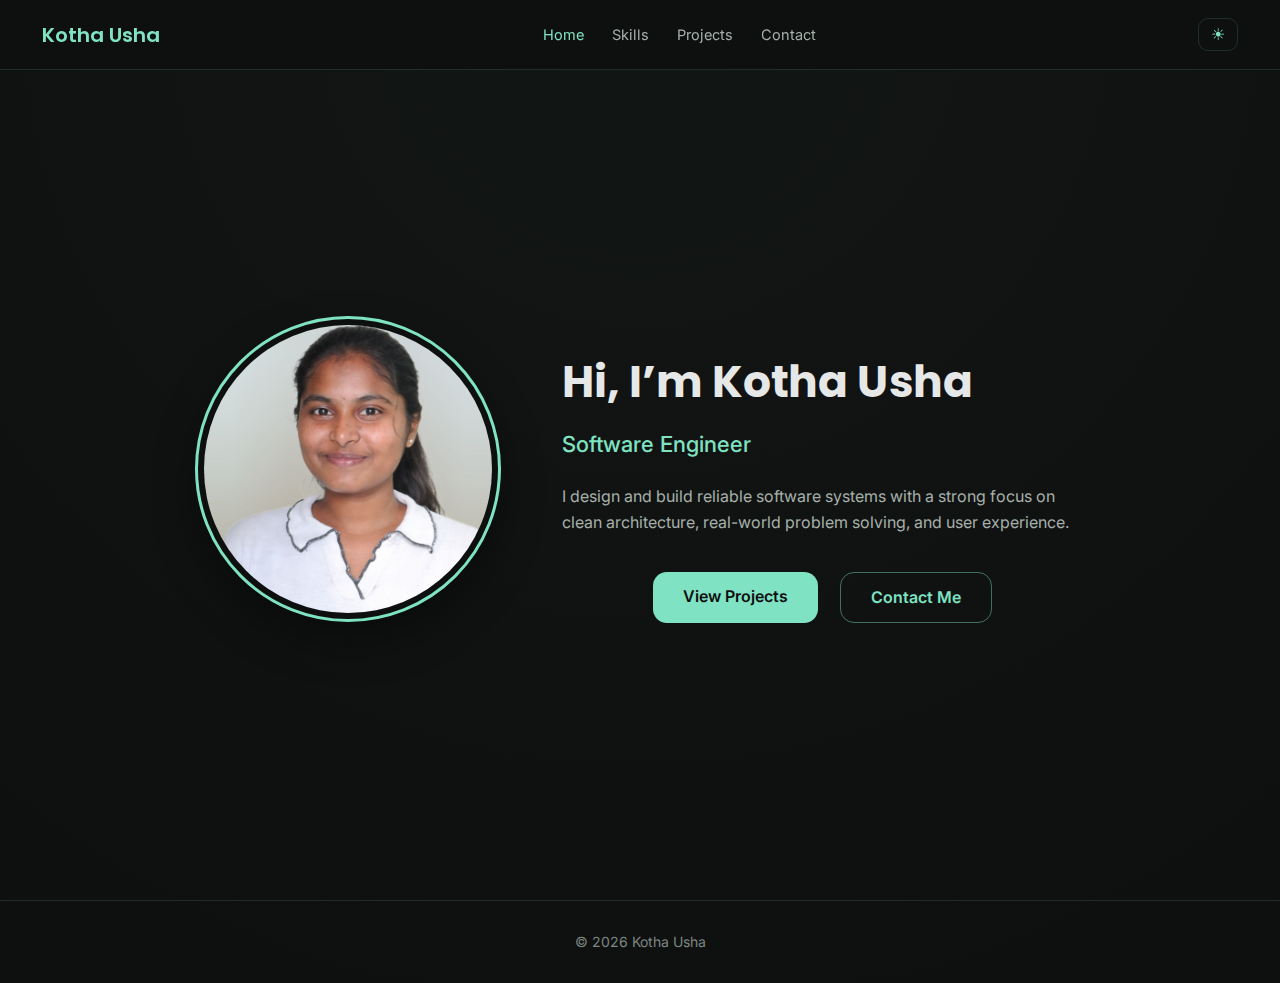
<file: index.html>
<!DOCTYPE html>
<html lang="en">
<head>
  <meta charset="UTF-8" />
  <title>Kotha Usha | Portfolio</title>
  <meta name="viewport" content="width=device-width, initial-scale=1.0" />

  <link rel="stylesheet" href="style.css" />
  <link href="https://fonts.googleapis.com/css2?family=Poppins:wght@600&family=Inter&display=swap" rel="stylesheet">
</head>

<body>

<header class="navbar">
  <div class="profile-mini">
    <img src="profile.jpg" alt="Kotha Usha">
  </div>
  <div class="logo">Kotha Usha</div>

  <nav>
    <a class="active" href="index.html">Home</a>
    <a href="skills.html">Skills</a>
    <a href="projects.html">Projects</a>
    <a href="contact.html">Contact</a>
  </nav>

  <button id="themeToggle" class="theme-toggle">☀</button>
</header>

  <section class="hero">
  <div class="hero-split">

    <!-- LEFT: PHOTO -->
    <div class="hero-photo">
      <img src="profile.jpg" alt="Kotha Usha">
    </div>

    <!-- RIGHT: TEXT -->
    <div class="hero-wrapper hero-content">
      <h1>Hi, I’m Kotha Usha</h1>
      <h2>Software Engineer</h2>
      <p>
        I design and build reliable software systems with a strong focus
        on clean architecture, real-world problem solving, and user experience.
      </p>

      <div class="hero-buttons">
        <a href="projects.html" class="btn btn-primary">View Projects</a>
        <a href="contact.html" class="btn btn-secondary">Contact Me</a>
      </div>
    </div>

  </div>
</section>



<footer>
  © 2026 Kotha Usha
</footer>

<script src="script.js"></script>
</body>
</html>
</file>
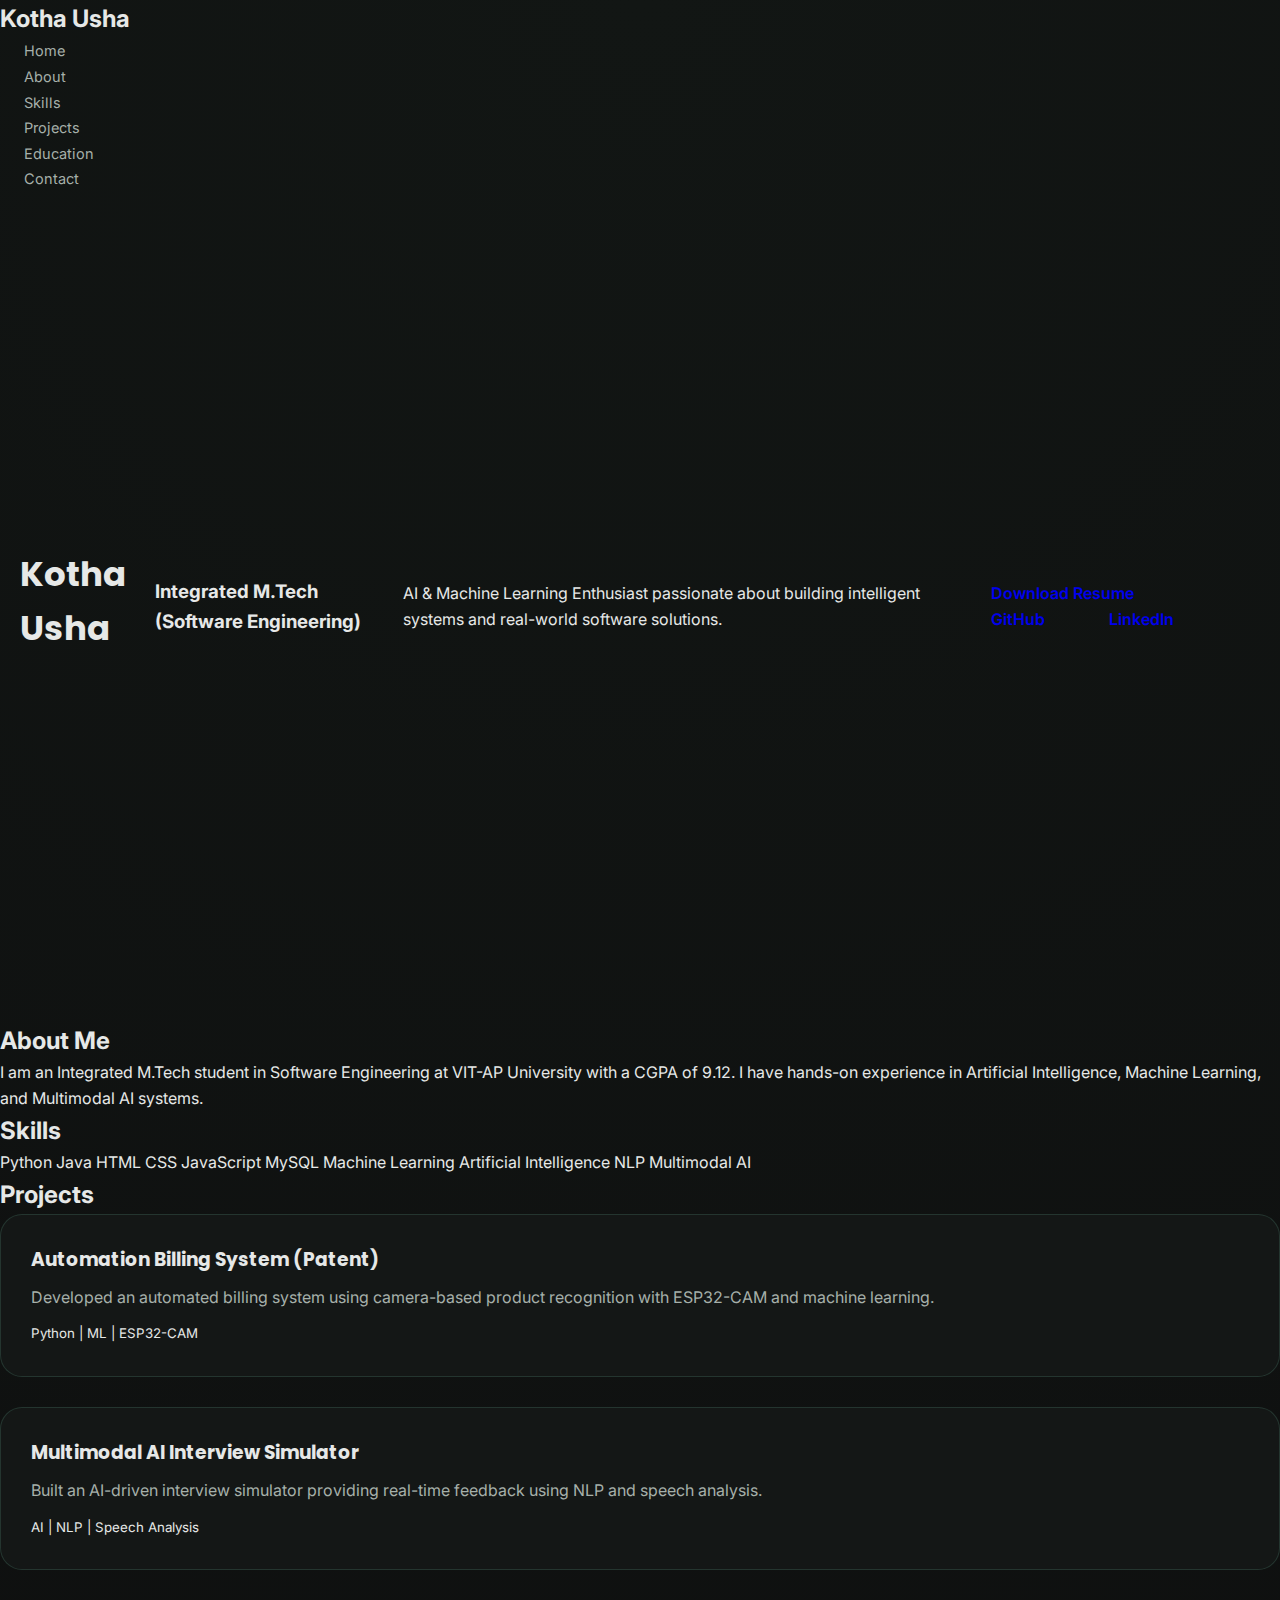
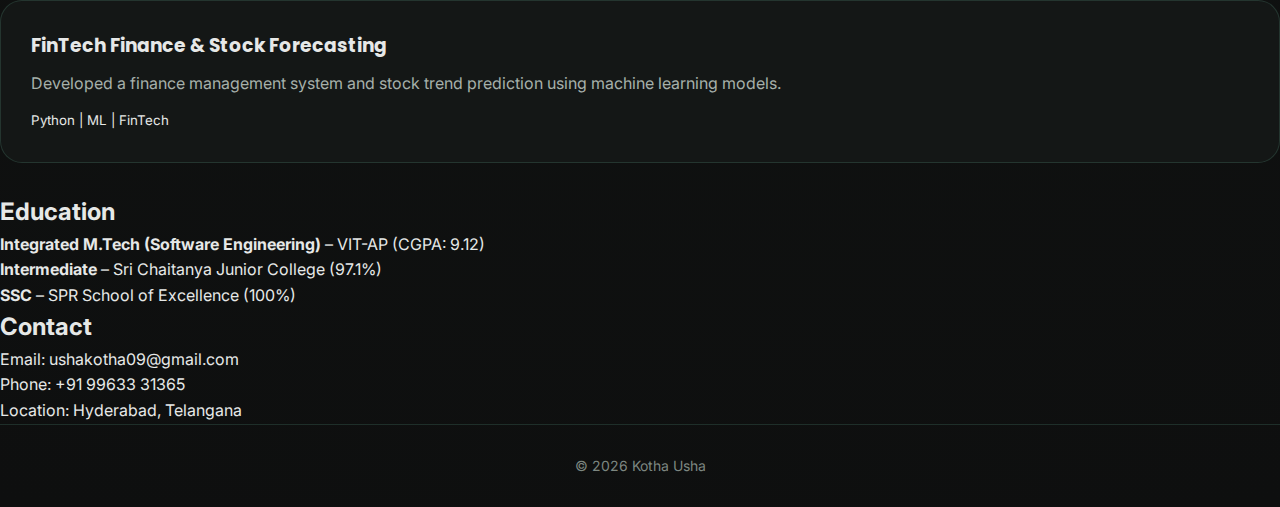
<file: Index.html>
<!DOCTYPE html>
<html lang="en">
<head>
    <meta charset="UTF-8">
    <title>Kotha Usha | Portfolio</title>
    <meta name="viewport" content="width=device-width, initial-scale=1.0">

    <!-- Google Fonts -->
    <link href="https://fonts.googleapis.com/css2?family=Poppins:wght@600&family=Inter&display=swap" rel="stylesheet">

    <!-- CSS -->
    <link rel="stylesheet" href="style.css">
</head>
<body>

<!-- NAVBAR -->
<nav>
    <h2>Kotha Usha</h2>
    <ul>
        <li><a href="#home">Home</a></li>
        <li><a href="#about">About</a></li>
        <li><a href="#skills">Skills</a></li>
        <li><a href="#projects">Projects</a></li>
        <li><a href="#education">Education</a></li>
        <li><a href="#contact">Contact</a></li>
    </ul>
</nav>

<!-- HOME -->
<section id="home" class="section hero">
    <h1>Kotha Usha</h1>
    <h3>Integrated M.Tech (Software Engineering)</h3>
    <p>
        AI & Machine Learning Enthusiast passionate about building
        intelligent systems and real-world software solutions.
    </p>

    <div class="buttons">
        <a href="resume.pdf" class="btn primary" download>Download Resume</a>
        <a href="#" class="btn outline">GitHub</a>
        <a href="#" class="btn outline">LinkedIn</a>
    </div>
</section>

<!-- ABOUT -->
<section id="about" class="section">
    <h2>About Me</h2>
    <p>
        I am an Integrated M.Tech student in Software Engineering at
        VIT-AP University with a CGPA of 9.12.
        I have hands-on experience in Artificial Intelligence,
        Machine Learning, and Multimodal AI systems.
    </p>
</section>

<!-- SKILLS -->
<section id="skills" class="section light">
    <h2>Skills</h2>

    <div class="skills">
        <span>Python</span>
        <span>Java</span>
        <span>HTML</span>
        <span>CSS</span>
        <span>JavaScript</span>
        <span>MySQL</span>
        <span>Machine Learning</span>
        <span>Artificial Intelligence</span>
        <span>NLP</span>
        <span>Multimodal AI</span>
    </div>
</section>

<!-- PROJECTS -->
<section id="projects" class="section">
    <h2>Projects</h2>

    <div class="project-card">
        <h3>Automation Billing System (Patent)</h3>
        <p>
            Developed an automated billing system using camera-based
            product recognition with ESP32-CAM and machine learning.
        </p>
        <small>Python | ML | ESP32-CAM</small>
    </div>

    <div class="project-card">
        <h3>Multimodal AI Interview Simulator</h3>
        <p>
            Built an AI-driven interview simulator providing
            real-time feedback using NLP and speech analysis.
        </p>
        <small>AI | NLP | Speech Analysis</small>
    </div>

    <div class="project-card">
        <h3>FinTech Finance & Stock Forecasting</h3>
        <p>
            Developed a finance management system and stock
            trend prediction using machine learning models.
        </p>
        <small>Python | ML | FinTech</small>
    </div>
</section>

<!-- EDUCATION -->
<section id="education" class="section light">
    <h2>Education</h2>
    <ul>
        <li><strong>Integrated M.Tech (Software Engineering)</strong> – VIT-AP (CGPA: 9.12)</li>
        <li><strong>Intermediate</strong> – Sri Chaitanya Junior College (97.1%)</li>
        <li><strong>SSC</strong> – SPR School of Excellence (100%)</li>
    </ul>
</section>

<!-- CONTACT -->
<section id="contact" class="section">
    <h2>Contact</h2>
    <p>Email: ushakotha09@gmail.com</p>
    <p>Phone: +91 99633 31365</p>
    <p>Location: Hyderabad, Telangana</p>
</section>

<footer>
    <p>© 2026 Kotha Usha</p>
</footer>

</body>
</html>
</file>
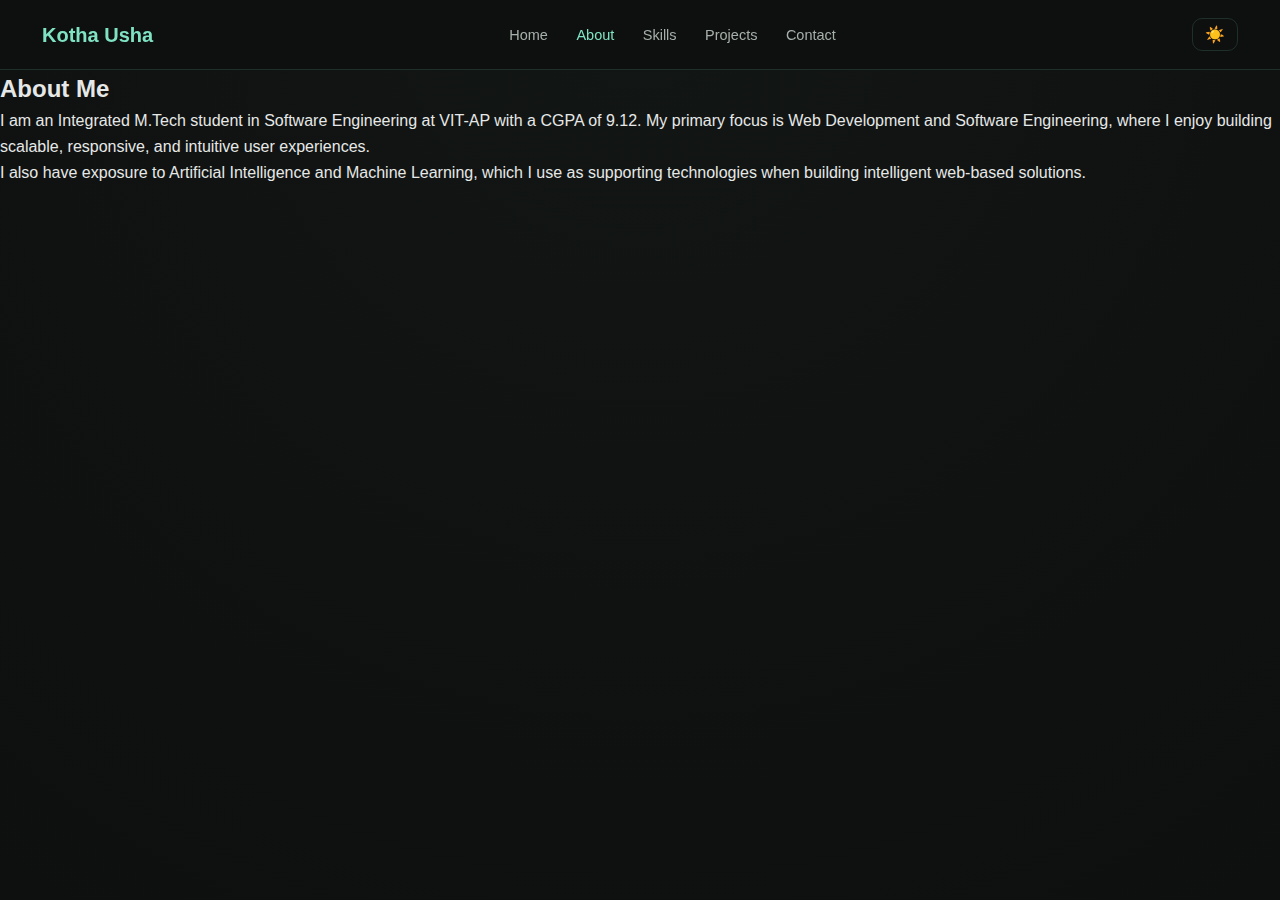
<file: about.html>
<!DOCTYPE html>
<html lang="en">
<head>
  <meta charset="UTF-8">
  <title>About | Kotha Usha</title>
  <link rel="stylesheet" href="style.css">
</head>
<body>

<header class="navbar">
  <div class="logo">Kotha Usha</div>
  <nav>
    <a href="index.html">Home</a>
    <a href="about.html" class="active">About</a>
    <a href="skills.html">Skills</a>
    <a href="projects.html">Projects</a>
    <a href="contact.html">Contact</a>
  </nav>
  
<button id="theme-toggle" class="theme-toggle" aria-label="Toggle theme">
  ☀️
</button>

</header>

<section class="page">
  <h2>About Me</h2>
  <p>
    I am an Integrated M.Tech student in Software Engineering at VIT-AP
    with a CGPA of 9.12. My primary focus is Web Development and
    Software Engineering, where I enjoy building scalable,
    responsive, and intuitive user experiences.
  </p>

  <p>
    I also have exposure to Artificial Intelligence and Machine Learning,
    which I use as supporting technologies when building intelligent
    web-based solutions.
  </p>
</section>
<script src="script.js"></script>

</body>
</html>
</file>
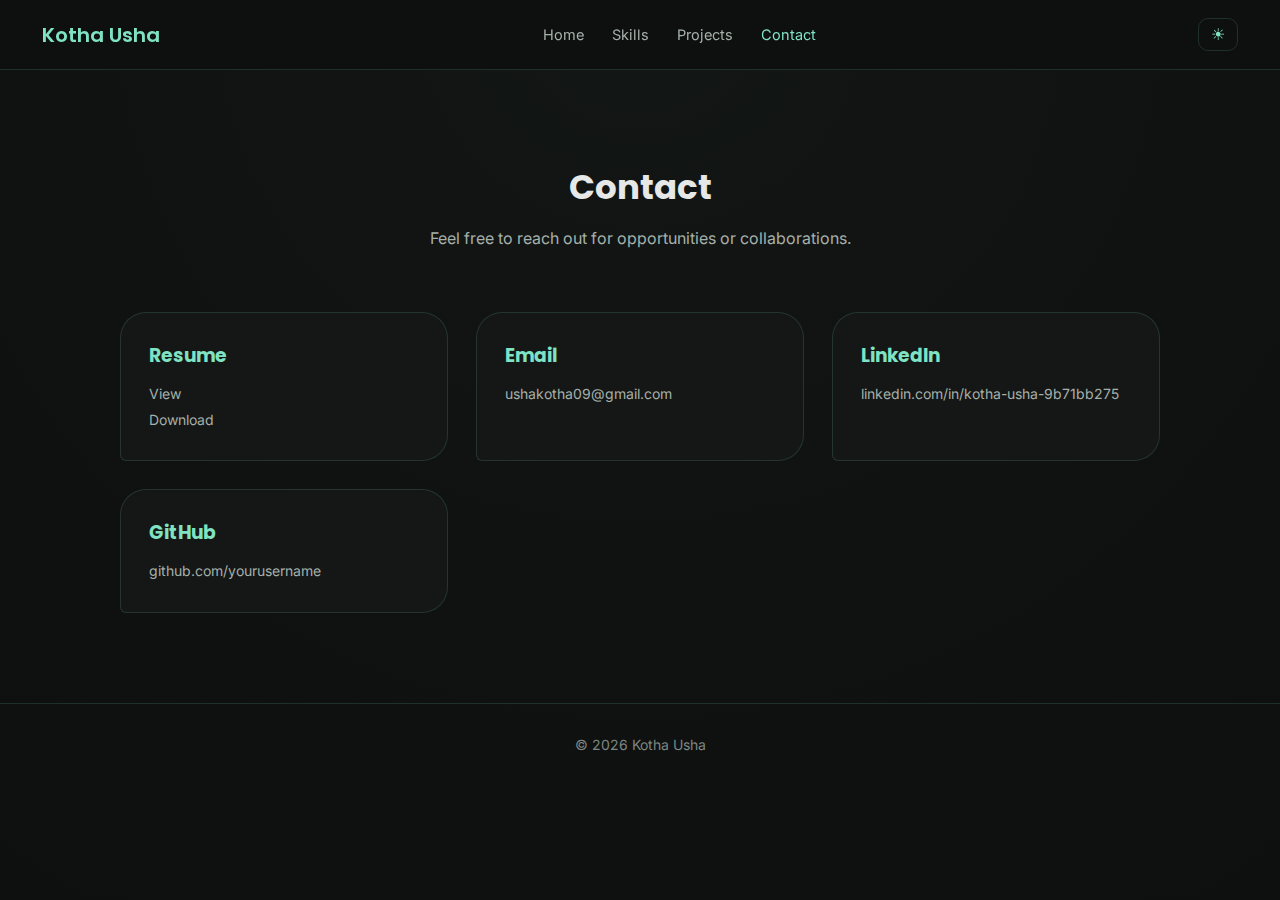
<file: contact.html>
<!DOCTYPE html>
<html lang="en">
<head>
  <meta charset="UTF-8">
  <title>Contact | Kotha Usha</title>
  <meta name="viewport" content="width=device-width, initial-scale=1.0">

  <link rel="stylesheet" href="style.css">
  <link href="https://fonts.googleapis.com/css2?family=Poppins:wght@600&family=Inter&display=swap" rel="stylesheet">
</head>

<body>

<header class="navbar">
  <div class="logo">Kotha Usha</div>

  <nav>
    <a href="index.html">Home</a>
    <a href="skills.html">Skills</a>
    <a href="projects.html">Projects</a>
    <a class="active" href="contact.html">Contact</a>
  </nav>

  <button id="themeToggle" class="theme-toggle">☀</button>
</header>

<section class="contact-section">
  <h1>Contact</h1>
  <p class="subtitle">Feel free to reach out for opportunities or collaborations.</p>

  <div class="contact-grid">

    <div class="contact-card">
      <h3>Resume</h3>
      <a href="UshaKotha_Resume.pdf" target="_blank">View</a><br>
      <a href="UshaKotha_Resume.pdf" download>Download</a>
    </div>

    <div class="contact-card">
      <h3>Email</h3>
      <a href="mailto:ushakotha09@gmail.com">ushakotha09@gmail.com</a>
    </div>

    <div class="contact-card">
      <h3>LinkedIn</h3>
      <a href="https://linkedin.com/in/kotha-usha-9b71bb275" target="_blank">
        linkedin.com/in/kotha-usha-9b71bb275
      </a>
    </div>

    <div class="contact-card">
      <h3>GitHub</h3>
      <a href="https://github.com/yourusername" target="_blank">
        github.com/yourusername
      </a>
    </div>

  </div>
</section>

<footer>
  © 2026 Kotha Usha
</footer>

<script src="script.js"></script>
</body>
</html>
</file>
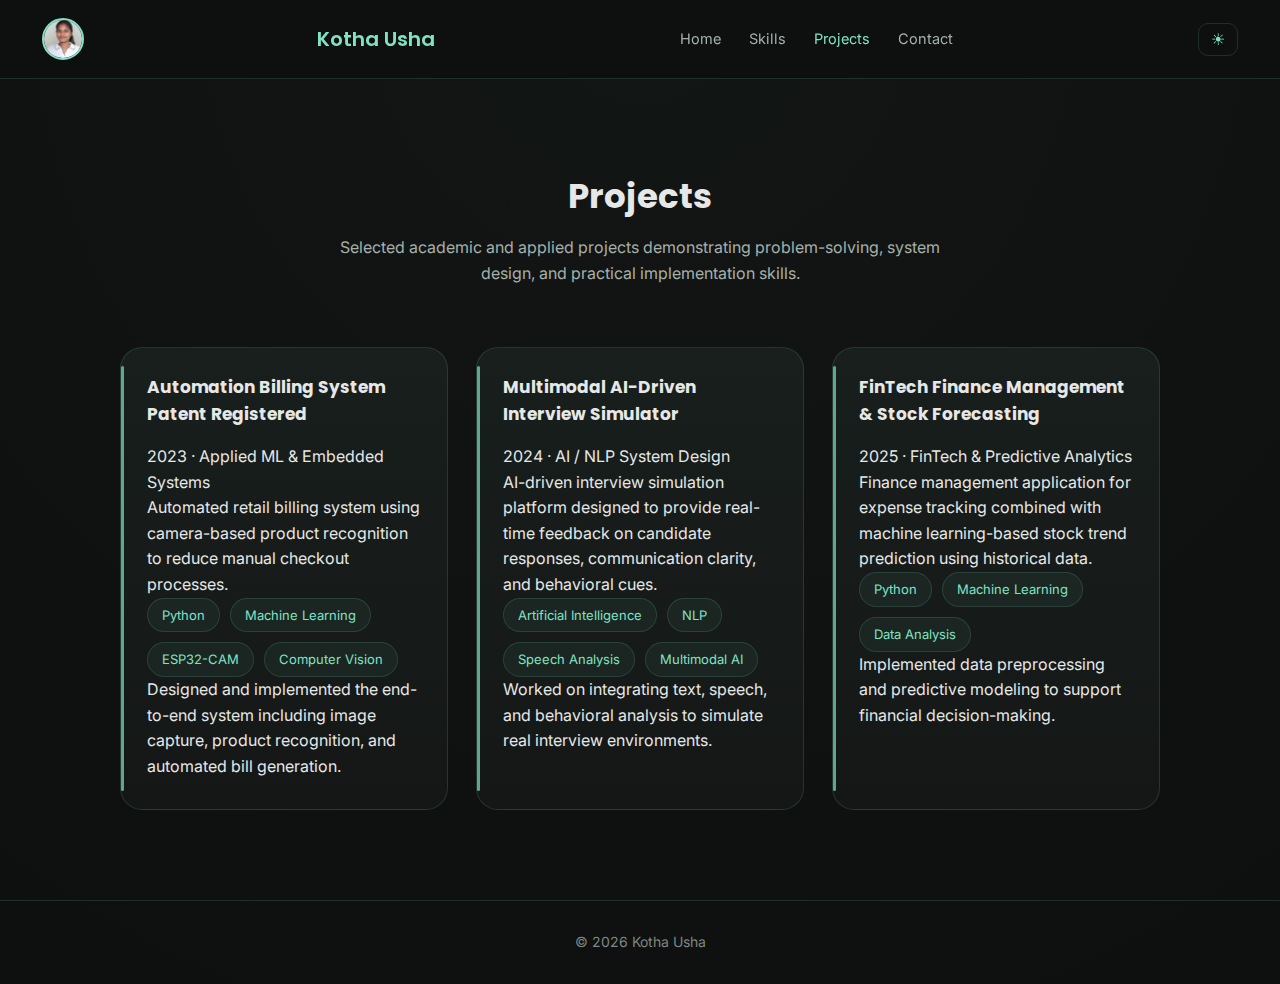
<file: projects.html>
<!DOCTYPE html>
<html lang="en">
<head>
  <meta charset="UTF-8">
  <title>Projects | Kotha Usha</title>
  <meta name="description" content="Projects by Kotha Usha including AI systems, fintech applications, and software engineering projects.">

  <meta name="viewport" content="width=device-width, initial-scale=1.0">

  <!-- Cache busting -->
  <link rel="stylesheet" href="style.css?v=8">

  <link href="https://fonts.googleapis.com/css2?family=Poppins:wght@600&family=Inter&display=swap" rel="stylesheet">
</head>

<body>

<header class="navbar">

  <div class="profile-mini" id="navProfile">
  <img src="profile.jpg" alt="Kotha Usha">
</div>


  <div class="logo">Kotha Usha</div>
  <nav>
    <a href="index.html">Home</a>
    <a href="skills.html">Skills</a>
    <a class="active" href="projects.html">Projects</a>
    <a href="contact.html">Contact</a>
  </nav>
<button id="themeToggle" class="theme-toggle" aria-label="Toggle theme">
  ☀
</button>


</header>

<section class="projects-section">
  <h1>Projects</h1>
  <p class="subtitle">
    Selected academic and applied projects demonstrating problem-solving,
    system design, and practical implementation skills.
  </p>

  <div class="skills-grid">

    <!-- Project 1 -->
    <div class="skill-card">
      <h3>Automation Billing System <span class="badge">Patent Registered</span></h3>

      <span class="skill-level">2023 · Applied ML & Embedded Systems</span>

      <div class="skill-divider"></div>

      <p>
        Automated retail billing system using camera-based product recognition
        to reduce manual checkout processes.
      </p>

      <div class="skill-tags">
        <span>Python</span>
        <span>Machine Learning</span>
        <span>ESP32-CAM</span>
        <span>Computer Vision</span>
      </div>

      <div class="skill-footer">
        Designed and implemented the end-to-end system including image capture,
product recognition, and automated bill generation.

      </div>
    </div>

    <!-- Project 2 -->
    <div class="skill-card">
      <h3>Multimodal AI-Driven Interview Simulator</h3>

      <span class="skill-level">2024 · AI / NLP System Design</span>

      <div class="skill-divider"></div>

      <p>
       AI-driven interview simulation platform designed to provide real-time
feedback on candidate responses, communication clarity, and behavioral cues.

      </p>

      <div class="skill-tags">
        <span>Artificial Intelligence</span>
        <span>NLP</span>
        <span>Speech Analysis</span>
        <span>Multimodal AI</span>
      </div>

      <div class="skill-footer">
Worked on integrating text, speech, and behavioral analysis to simulate
real interview environments.

      </div>
    </div>

    <!-- Project 3 -->
    <div class="skill-card">
      <h3>FinTech Finance Management & Stock Forecasting</h3>

      <span class="skill-level">2025 · FinTech & Predictive Analytics</span>

      <div class="skill-divider"></div>

      <p>
        Finance management application for expense tracking combined with
machine learning-based stock trend prediction using historical data.

      </p>

      <div class="skill-tags">
        <span>Python</span>
        <span>Machine Learning</span>
        <span>Data Analysis</span>
        
      </div>

      <div class="skill-footer">
        Implemented data preprocessing and predictive modeling to support
financial decision-making.

      </div>
    </div>

  </div>
</section>

<footer>
  © 2026 Kotha Usha
</footer>
<script src="script.js"></script>

</body>
</html>
</file>
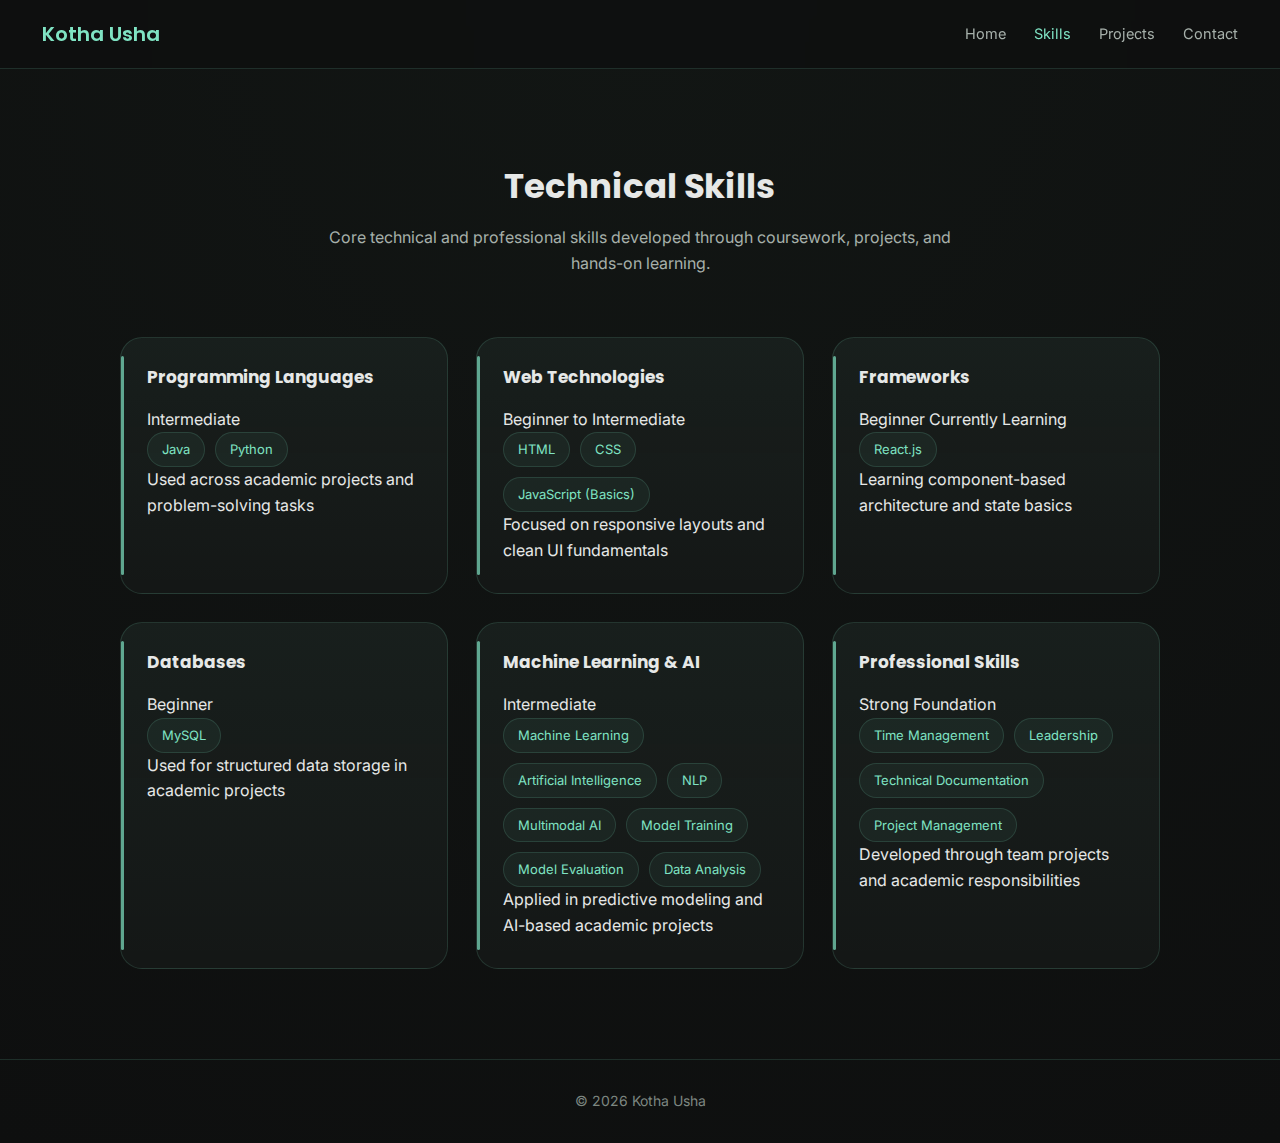
<file: skills.html>
<!DOCTYPE html>
<html lang="en">
<head>
  <meta charset="UTF-8">
  <title>Skills | Kotha Usha</title>
  <meta name="viewport" content="width=device-width, initial-scale=1.0">

  <!-- Cache busting to ensure latest CSS loads -->
  <link rel="stylesheet" href="style.css?v=6">

  <link href="https://fonts.googleapis.com/css2?family=Poppins:wght@600&family=Inter&display=swap" rel="stylesheet">
</head>

<body>

<header class="navbar">
  <div class="logo">Kotha Usha</div>
  <nav>
    <a href="index.html">Home</a>
    <a class="active" href="skills.html">Skills</a>
    <a href="projects.html">Projects</a>
    <a href="contact.html">Contact</a>
  </nav>
</header>

<section class="skills-section">
  <h1>Technical Skills</h1>
  <p class="subtitle">
    Core technical and professional skills developed through coursework,
    projects, and hands-on learning.
  </p>

  <div class="skills-grid">

    <!-- Programming Languages -->
    <div class="skill-card">
      <h3>Programming Languages</h3>
      <span class="skill-level">Intermediate</span>

      <div class="skill-divider"></div>

      <div class="skill-tags">
        <span>Java</span>
        <span>Python</span>
      </div>

      <div class="skill-footer">
        Used across academic projects and problem-solving tasks
      </div>
    </div>

    <!-- Web Technologies -->
    <div class="skill-card">
      <h3>Web Technologies</h3>
      <span class="skill-level">Beginner to Intermediate</span>

      <div class="skill-divider"></div>

      <div class="skill-tags">
        <span>HTML</span>
        <span>CSS</span>
        <span>JavaScript (Basics)</span>
      </div>

      <div class="skill-footer">
        Focused on responsive layouts and clean UI fundamentals
      </div>
    </div>

    <!-- Frameworks -->
    <div class="skill-card">
      <h3>Frameworks</h3>
      <span class="skill-level">Beginner</span>
      <span class="learning">Currently Learning</span>

      <div class="skill-divider"></div>

      <div class="skill-tags">
        <span>React.js</span>
      </div>

      <div class="skill-footer">
        Learning component-based architecture and state basics
      </div>
    </div>

    <!-- Databases -->
    <div class="skill-card">
      <h3>Databases</h3>
      <span class="skill-level">Beginner</span>

      <div class="skill-divider"></div>

      <div class="skill-tags">
        <span>MySQL</span>
      </div>

      <div class="skill-footer">
        Used for structured data storage in academic projects
      </div>
    </div>

    <!-- Machine Learning & AI -->
    <div class="skill-card">
      <h3>Machine Learning & AI</h3>
      <span class="skill-level">Intermediate</span>

      <div class="skill-divider"></div>

      <div class="skill-tags">
        <span>Machine Learning</span>
        <span>Artificial Intelligence</span>
        <span>NLP</span>
        <span>Multimodal AI</span>
        <span>Model Training</span>
        <span>Model Evaluation</span>
        <span>Data Analysis</span>
      </div>

      <div class="skill-footer">
        Applied in predictive modeling and AI-based academic projects
      </div>
    </div>

    <!-- Professional Skills -->
    <div class="skill-card">
      <h3>Professional Skills</h3>
      <span class="skill-level">Strong Foundation</span>

      <div class="skill-divider"></div>

      <div class="skill-tags">
        <span>Time Management</span>
        <span>Leadership</span>
        <span>Technical Documentation</span>
        <span>Project Management</span>
      </div>

      <div class="skill-footer">
        Developed through team projects and academic responsibilities
      </div>
    </div>

  </div>
</section>

<footer>
  © 2026 Kotha Usha
</footer>

</body>
</html>
</file>
<file: style.css>
/* =====================================================
   THEME VARIABLES — GRAPHITE + SOFT MINT
===================================================== */
:root {
  --bg-main: #0e0f0f;
  --bg-secondary: #141716;
  --bg-hover: #1a1e1c;

  --text-primary: #e6e8e7;
  --text-secondary: #a6b0aa;
  --text-muted: #7d8781;

  --accent: #7fe3c3;
  --accent-muted: #4dbfa1;

  --border-soft: rgba(127, 227, 195, 0.15);
  --border-hover: rgba(127, 227, 195, 0.45);
}

body.light {
  --bg-main: #f7f9f8;
  --bg-secondary: #ffffff;

  --text-primary: #0f172a;
  --text-secondary: #475569;
  --text-muted: #64748b;

  --accent: #0f766e;
  --accent-muted: #0d9488;

  --border-soft: rgba(15, 118, 110, 0.15);
  --border-hover: rgba(15, 118, 110, 0.4);

  background: radial-gradient(circle at top, #ffffff, #f1f5f9);
}


/* =====================================================
   GLOBAL RESET
===================================================== */
* {
  margin: 0;
  padding: 0;
  box-sizing: border-box;
}

html, body {
  width: 100%;
  min-height: 100%;
}

body {
  font-family: 'Inter', sans-serif;
  background: radial-gradient(circle at top, #121614, var(--bg-main));
  color: var(--text-primary);
  line-height: 1.6;
}

/* =====================================================
   NAVBAR
===================================================== */
.navbar {
  display: flex;
  justify-content: space-between;
  align-items: center;
  padding: 18px 42px;
  background: rgba(14, 15, 15, 0.85);
  backdrop-filter: blur(10px);
  border-bottom: 1px solid var(--border-soft);
}

.logo {
  font-family: 'Poppins', sans-serif;
  font-size: 20px;
  font-weight: 600;
  color: var(--accent);
}

nav a {
  margin-left: 24px;
  text-decoration: none;
  font-size: 14.5px;
  color: var(--text-secondary);
  transition: color 0.2s ease;
}

nav a:hover,
nav a.active {
  color: var(--accent);
}

/* Theme Toggle Button */
.theme-toggle {
  margin-left: 24px;
  background: transparent;
  border: 1px solid var(--border-soft);
  color: var(--accent);
  font-size: 16px;
  padding: 6px 12px;
  border-radius: 10px;
  cursor: pointer;
  transition: all 0.25s ease;
}

.theme-toggle:hover {
  background: rgba(127, 227, 195, 0.1);
}


/* =====================================================
   HERO SECTION (CENTERED CLEAN)
===================================================== */
.hero {
  min-height: calc(100vh - 70px);
  display: flex;
  align-items: center;
  justify-content: center;
  padding: 40px 20px;
}

.hero-wrapper {
  max-width: 760px;
  text-align: center;
}

.hero-wrapper h1 {
  font-family: 'Poppins', sans-serif;
  font-size: 44px;
  margin-bottom: 10px;
}

.hero-wrapper h2 {
  font-size: 22px;
  font-weight: 500;
  color: var(--accent);
  margin-bottom: 22px;
}

.hero-wrapper p {
  font-size: 16px;
  color: var(--text-secondary);
  margin-bottom: 36px;
}

.hero-buttons {
  display: flex;
  justify-content: center;
  gap: 22px;
  flex-wrap: wrap;
}

/* =====================================================
   BUTTONS
===================================================== */
.btn {
  padding: 12px 30px;
  border-radius: 14px;
  font-weight: 600;
  text-decoration: none;
  transition: all 0.25s ease;
}

.btn-primary {
  background: var(--accent);
  color: #0e0f0f; /* FORCE DARK TEXT */
}


.btn-primary:hover {
  transform: translateY(-3px);
  box-shadow: 0 10px 30px rgba(127, 227, 195, 0.35);
}

.btn-secondary {
  border: 1px solid var(--border-hover);
  color: var(--accent);
}

.btn-secondary:hover {
  background: rgba(127, 227, 195, 0.08);
}

/* =====================================================
   COMMON PAGE LAYOUT
===================================================== */
.skills-section,
.projects-section,
.contact-section {
  max-width: 1100px;
  margin: auto;
  padding: 90px 30px;
  text-align: center;
}

h1 {
  font-family: 'Poppins', sans-serif;
  font-size: 34px;
  margin-bottom: 12px;
}

.subtitle {
  color: var(--text-secondary);
  max-width: 640px;
  margin: 0 auto 60px;
}

/* =====================================================
   SKILLS GRID — ADAPTIVE & PREMIUM
===================================================== */
.skills-grid {
  display: grid;
  grid-template-columns: repeat(auto-fit, minmax(260px, 1fr));
  gap: 28px;
}

.skill-card {
  background:
    linear-gradient(180deg, rgba(127, 227, 195, 0.04), transparent),
    var(--bg-secondary);

  border: 1px solid var(--border-soft);
  border-radius: 22px;
  padding: 26px 26px 30px;
  text-align: left;
  position: relative;
  transition: all 0.35s ease;
}

/* Hover depth + glow */
.skill-card:hover {
  transform: translateY(-8px);
  border-color: var(--border-hover);
  box-shadow: 0 20px 50px rgba(0, 0, 0, 0.6);
}

/* Accent line */
.skill-card::before {
  content: "";
  position: absolute;
  left: 0;
  top: 18px;
  bottom: 18px;
  width: 3px;
  background: var(--accent);
  border-radius: 999px;
  opacity: 0.7;
}

.skill-card h3 {
  font-family: 'Poppins', sans-serif;
  font-size: 17px;
  margin-bottom: 16px;
  color: var(--text-primary);
}

/* Skill tags */
.skill-tags {
  display: flex;
  flex-wrap: wrap;
  gap: 10px;
}

.skill-tags span {
  padding: 6px 14px;
  border-radius: 999px;
  font-size: 13px;
  color: var(--accent);
  border: 1px solid var(--border-soft);
  background: rgba(127, 227, 195, 0.06);
  transition: all 0.25s ease;
}

/* Hover animation on tags */
.skill-tags span:hover {
  background: rgba(127, 227, 195, 0.18);
  transform: translateY(-2px);
}

/* =====================================================
   PROJECT CARDS
===================================================== */
.project-card {
  background: var(--bg-secondary);
  border: 1px solid var(--border-soft);
  border-radius: 22px;
  padding: 30px;
  margin-bottom: 30px;
  text-align: left;
  transition: all 0.3s ease;
}

.project-card:hover {
  transform: translateY(-6px);
  border-color: var(--border-hover);
}

.project-card h3 {
  font-family: 'Poppins', sans-serif;
  margin-bottom: 10px;
}

.project-card p {
  color: var(--text-secondary);
  margin-bottom: 10px;
}

.tech {
  color: var(--accent);
  font-size: 13px;
}

/* =====================================================
   CONTACT CARDS — UNIQUE SHAPE
===================================================== */
.contact-grid {
  display: grid;
  grid-template-columns: repeat(auto-fit, minmax(260px, 1fr));
  gap: 28px;
}

.contact-card {
  background: var(--bg-secondary);
  border: 1px solid var(--border-soft);
  border-radius: 26px 26px 26px 6px; /* unique shape */
  padding: 28px;
  text-align: left;
  transition: all 0.35s ease;
}

.contact-card:hover {
  transform: translateY(-6px);
  border-color: var(--border-hover);
}

.contact-card h3 {
  font-family: 'Poppins', sans-serif;
  color: var(--accent);
  margin-bottom: 10px;
}

.contact-card a {
  color: var(--text-secondary);
  text-decoration: none;
  font-size: 14px;
}

.contact-card a:hover {
  color: var(--accent);
}

/* =====================================================
   FOOTER
===================================================== */
footer {
  text-align: center;
  padding: 30px;
  border-top: 1px solid var(--border-soft);
  color: var(--text-muted);
  font-size: 14px;
}

/* =====================================================
   RESPONSIVE
===================================================== */
@media (max-width: 768px) {
  .navbar {
    flex-direction: column;
    align-items: flex-start;
  }

  nav {
    margin-top: 10px;
  }

  nav a {
    margin-left: 0;
    margin-right: 18px;
  }

  h1 {
    font-size: 28px;
  }
}

/* ===============================
   Light Theme Overrides
================================ */

/* =====================================================
   LIGHT THEME — COLOR ONLY (NO LAYOUT CHANGES)
===================================================== */

body.light {
  background: #f6f8fa;
  color: #0f172a;
}

/* Navbar */
body.light .navbar {
  background: #ffffff;
  border-bottom: 1px solid #d1d5db;
}

/* Text */
body.light h1,
body.light h2,
body.light h3 {
  color: #0f172a;
}

body.light .subtitle,
body.light p {
  color: #334155;
}

/* Skill / Project / Contact Cards */
body.light .skill-card,
body.light .project-card,
body.light .contact-card {
  background: #ffffff;
  border: 1.5px solid #cbd5e1; /* darker border */
  box-shadow: 0 8px 24px rgba(0, 0, 0, 0.06);
}

/* Card accent line */
body.light .skill-card::before {
  background: #0f766e;
}

/* Skill Tags */
body.light .skill-tags span {
  background: #ecfdf5;
  color: #065f46;
  border: 1px solid #99f6e4;
  font-weight: 500;
}

/* Links */
body.light a {
  color: #0f766e;
}

body.light a:hover {
  color: #115e59;
}

/* Footer */
body.light footer {
  background: #ffffff;
  color: #475569;
  border-top: 1px solid #d1d5db;
}

/* =====================================================
   LIGHT THEME — SKILL CARD TITLE FIX
   (Color & contrast only)
===================================================== */

/* Skill card titles */
body.light .skill-card h3 {
  color: #0f172a;            /* strong slate */
  font-weight: 600;
  letter-spacing: 0.2px;
}

/* Level text (Beginner / Intermediate etc.) */
body.light .skill-card .level,
body.light .skill-card strong {
  color: #0f766e;            /* deep teal */
  font-weight: 600;
}

/* Card description text */
body.light .skill-card p {
  color: #1e293b;            /* darker readable text */
}

/* Subtle title divider effect */
body.light .skill-card h3::after {
  content: "";
  display: block;
  width: 36px;
  height: 2px;
  margin-top: 6px;
  background: #0f766e;
  border-radius: 999px;
}


/* ===============================
   FIX PRIMARY BUTTON — LIGHT THEME
================================ */

body.light .btn-primary {
  background: #0f766e;   /* strong teal */
  color: #ffffff;        /* force white text */
  font-weight: 600;
}

body.light .btn-primary:hover {
  background: #115e59;
  box-shadow: 0 10px 30px rgba(15, 118, 110, 0.35);
}

/* =====================================================
   THEME VARIABLES — GRAPHITE + SOFT MINT
===================================================== */
:root {
  --bg-main: #0e0f0f;
  --bg-secondary: #141716;
  --bg-hover: #1a1e1c;

  --text-primary: #e6e8e7;
  --text-secondary: #a6b0aa;
  --text-muted: #7d8781;

  --accent: #7fe3c3;
  --accent-muted: #4dbfa1;

  --border-soft: rgba(127, 227, 195, 0.15);
  --border-hover: rgba(127, 227, 195, 0.45);
}

body.light {
  --bg-main: #f7f9f8;
  --bg-secondary: #ffffff;

  --text-primary: #0f172a;
  --text-secondary: #475569;
  --text-muted: #64748b;

  --accent: #0f766e;
  --accent-muted: #0d9488;

  --border-soft: rgba(15, 118, 110, 0.15);
  --border-hover: rgba(15, 118, 110, 0.4);

  background: radial-gradient(circle at top, #ffffff, #f1f5f9);
}


/* =====================================================
   GLOBAL RESET
===================================================== */
* {
  margin: 0;
  padding: 0;
  box-sizing: border-box;
}

html, body {
  width: 100%;
  min-height: 100%;
}

body {
  font-family: 'Inter', sans-serif;
  background: radial-gradient(circle at top, #121614, var(--bg-main));
  color: var(--text-primary);
  line-height: 1.6;
}

/* =====================================================
   NAVBAR
===================================================== */
.navbar {
  display: flex;
  justify-content: space-between;
  align-items: center;
  padding: 18px 42px;
  background: rgba(14, 15, 15, 0.85);
  backdrop-filter: blur(10px);
  border-bottom: 1px solid var(--border-soft);
}

.logo {
  font-family: 'Poppins', sans-serif;
  font-size: 20px;
  font-weight: 600;
  color: var(--accent);
}

nav a {
  margin-left: 24px;
  text-decoration: none;
  font-size: 14.5px;
  color: var(--text-secondary);
  transition: color 0.2s ease;
}

nav a:hover,
nav a.active {
  color: var(--accent);
}

/* Theme Toggle Button */
.theme-toggle {
  margin-left: 24px;
  background: transparent;
  border: 1px solid var(--border-soft);
  color: var(--accent);
  font-size: 16px;
  padding: 6px 12px;
  border-radius: 10px;
  cursor: pointer;
  transition: all 0.25s ease;
}

.theme-toggle:hover {
  background: rgba(127, 227, 195, 0.1);
}


/* =====================================================
   HERO SECTION (CENTERED CLEAN)
===================================================== */
.hero {
  min-height: calc(100vh - 70px);
  display: flex;
  align-items: center;
  justify-content: center;
  padding: 40px 20px;
}

.hero-wrapper {
  max-width: 760px;
  text-align: center;
}

.hero-wrapper h1 {
  font-family: 'Poppins', sans-serif;
  font-size: 44px;
  margin-bottom: 10px;
}

.hero-wrapper h2 {
  font-size: 22px;
  font-weight: 500;
  color: var(--accent);
  margin-bottom: 22px;
}

.hero-wrapper p {
  font-size: 16px;
  color: var(--text-secondary);
  margin-bottom: 36px;
}

.hero-buttons {
  display: flex;
  justify-content: center;
  gap: 22px;
  flex-wrap: wrap;
}

/* =====================================================
   BUTTONS
===================================================== */
.btn {
  padding: 12px 30px;
  border-radius: 14px;
  font-weight: 600;
  text-decoration: none;
  transition: all 0.25s ease;
}

.btn-primary {
  background: var(--accent);
  color: #0e0f0f; /* FORCE DARK TEXT */
}


.btn-primary:hover {
  transform: translateY(-3px);
  box-shadow: 0 10px 30px rgba(127, 227, 195, 0.35);
}

.btn-secondary {
  border: 1px solid var(--border-hover);
  color: var(--accent);
}

.btn-secondary:hover {
  background: rgba(127, 227, 195, 0.08);
}

/* =====================================================
   COMMON PAGE LAYOUT
===================================================== */
.skills-section,
.projects-section,
.contact-section {
  max-width: 1100px;
  margin: auto;
  padding: 90px 30px;
  text-align: center;
}

h1 {
  font-family: 'Poppins', sans-serif;
  font-size: 34px;
  margin-bottom: 12px;
}

.subtitle {
  color: var(--text-secondary);
  max-width: 640px;
  margin: 0 auto 60px;
}

/* =====================================================
   SKILLS GRID — ADAPTIVE & PREMIUM
===================================================== */
.skills-grid {
  display: grid;
  grid-template-columns: repeat(auto-fit, minmax(260px, 1fr));
  gap: 28px;
}

.skill-card {
  background:
    linear-gradient(180deg, rgba(127, 227, 195, 0.04), transparent),
    var(--bg-secondary);

  border: 1px solid var(--border-soft);
  border-radius: 22px;
  padding: 26px 26px 30px;
  text-align: left;
  position: relative;
  transition: all 0.35s ease;
}

/* Hover depth + glow */
.skill-card:hover {
  transform: translateY(-8px);
  border-color: var(--border-hover);
  box-shadow: 0 20px 50px rgba(0, 0, 0, 0.6);
}

/* Accent line */
.skill-card::before {
  content: "";
  position: absolute;
  left: 0;
  top: 18px;
  bottom: 18px;
  width: 3px;
  background: var(--accent);
  border-radius: 999px;
  opacity: 0.7;
}

.skill-card h3 {
  font-family: 'Poppins', sans-serif;
  font-size: 17px;
  margin-bottom: 16px;
  color: var(--text-primary);
}

/* Skill tags */
.skill-tags {
  display: flex;
  flex-wrap: wrap;
  gap: 10px;
}

.skill-tags span {
  padding: 6px 14px;
  border-radius: 999px;
  font-size: 13px;
  color: var(--accent);
  border: 1px solid var(--border-soft);
  background: rgba(127, 227, 195, 0.06);
  transition: all 0.25s ease;
}

/* Hover animation on tags */
.skill-tags span:hover {
  background: rgba(127, 227, 195, 0.18);
  transform: translateY(-2px);
}

/* =====================================================
   PROJECT CARDS
===================================================== */
.project-card {
  background: var(--bg-secondary);
  border: 1px solid var(--border-soft);
  border-radius: 22px;
  padding: 30px;
  margin-bottom: 30px;
  text-align: left;
  transition: all 0.3s ease;
}

.project-card:hover {
  transform: translateY(-6px);
  border-color: var(--border-hover);
}

.project-card h3 {
  font-family: 'Poppins', sans-serif;
  margin-bottom: 10px;
}

.project-card p {
  color: var(--text-secondary);
  margin-bottom: 10px;
}

.tech {
  color: var(--accent);
  font-size: 13px;
}

/* =====================================================
   CONTACT CARDS — UNIQUE SHAPE
===================================================== */
.contact-grid {
  display: grid;
  grid-template-columns: repeat(auto-fit, minmax(260px, 1fr));
  gap: 28px;
}

.contact-card {
  background: var(--bg-secondary);
  border: 1px solid var(--border-soft);
  border-radius: 26px 26px 26px 6px; /* unique shape */
  padding: 28px;
  text-align: left;
  transition: all 0.35s ease;
}

.contact-card:hover {
  transform: translateY(-6px);
  border-color: var(--border-hover);
}

.contact-card h3 {
  font-family: 'Poppins', sans-serif;
  color: var(--accent);
  margin-bottom: 10px;
}

.contact-card a {
  color: var(--text-secondary);
  text-decoration: none;
  font-size: 14px;
}

.contact-card a:hover {
  color: var(--accent);
}

/* =====================================================
   FOOTER
===================================================== */
footer {
  text-align: center;
  padding: 30px;
  border-top: 1px solid var(--border-soft);
  color: var(--text-muted);
  font-size: 14px;
}

/* =====================================================
   RESPONSIVE
===================================================== */
@media (max-width: 768px) {
  .navbar {
    flex-direction: column;
    align-items: flex-start;
  }

  nav {
    margin-top: 10px;
  }

  nav a {
    margin-left: 0;
    margin-right: 18px;
  }

  h1 {
    font-size: 28px;
  }
}

/* ===============================
   Light Theme Overrides
================================ */

/* =====================================================
   LIGHT THEME — COLOR ONLY (NO LAYOUT CHANGES)
===================================================== */

body.light {
  background: #f6f8fa;
  color: #0f172a;
}

/* Navbar */
body.light .navbar {
  background: #ffffff;
  border-bottom: 1px solid #d1d5db;
}

/* Text */
body.light h1,
body.light h2,
body.light h3 {
  color: #0f172a;
}

body.light .subtitle,
body.light p {
  color: #334155;
}

/* Skill / Project / Contact Cards */
body.light .skill-card,
body.light .project-card,
body.light .contact-card {
  background: #ffffff;
  border: 1.5px solid #cbd5e1; /* darker border */
  box-shadow: 0 8px 24px rgba(0, 0, 0, 0.06);
}

/* Card accent line */
body.light .skill-card::before {
  background: #0f766e;
}

/* Skill Tags */
body.light .skill-tags span {
  background: #ecfdf5;
  color: #065f46;
  border: 1px solid #99f6e4;
  font-weight: 500;
}

/* Links */
body.light a {
  color: #0f766e;
}

body.light a:hover {
  color: #115e59;
}

/* Footer */
body.light footer {
  background: #ffffff;
  color: #475569;
  border-top: 1px solid #d1d5db;
}

/* =====================================================
   LIGHT THEME — SKILL CARD TITLE FIX
   (Color & contrast only)
===================================================== */

/* Skill card titles */
body.light .skill-card h3 {
  color: #0f172a;            /* strong slate */
  font-weight: 600;
  letter-spacing: 0.2px;
}

/* Level text (Beginner / Intermediate etc.) */
body.light .skill-card .level,
body.light .skill-card strong {
  color: #0f766e;            /* deep teal */
  font-weight: 600;
}

/* Card description text */
body.light .skill-card p {
  color: #1e293b;            /* darker readable text */
}

/* Subtle title divider effect */
body.light .skill-card h3::after {
  content: "";
  display: block;
  width: 36px;
  height: 2px;
  margin-top: 6px;
  background: #0f766e;
  border-radius: 999px;
}


/* ===============================
   FIX PRIMARY BUTTON — LIGHT THEME
================================ */

body.light .btn-primary {
  background: #0f766e;   /* strong teal */
  color: #ffffff;        /* force white text */
  font-weight: 600;
}

body.light .btn-primary:hover {
  background: #115e59;
  box-shadow: 0 10px 30px rgba(15, 118, 110, 0.35);
}

/* =====================================================
   HERO PHOTO — PROFESSIONAL & CLEAN
   (NO LAYOUT DISTURBANCE)
===================================================== */

.hero-photo {
  display: flex;
  justify-content: center;
  margin-bottom: 32px;
}

.hero-photo img {
  width: 300px;            /* BIGGER SIZE */
  height: 300px;
  object-fit: cover;
  border-radius: 50%;

  /* Premium double ring */
  border: 5px solid var(--bg-main);
  outline: 3px solid var(--accent);

  box-shadow:
    0 18px 40px rgba(0, 0, 0, 0.35);

  transition: transform 0.35s ease, box-shadow 0.35s ease;
}

/* Subtle hover (professional) */
.hero-photo img:hover {
  transform: scale(1.03);
  box-shadow: 0 22px 50px rgba(0, 0, 0, 0.45);
}

/* Light theme refinement */
body.light .hero-photo img {
  border: 5px solid #ffffff;
  outline: 3px solid #0f766e;
  box-shadow: 0 12px 28px rgba(0, 0, 0, 0.18);
}

/* Mobile size */
@media (max-width: 768px) {
  .hero-photo img {
    width: 220px;
    height: 220px;
  }
}

/* =====================================================
   HERO SPLIT LAYOUT — PHOTO LEFT, TEXT RIGHT
===================================================== */

.hero-split {
  display: flex;
  align-items: center;
  justify-content: center;
  gap: 64px;
  flex-wrap: wrap;
  text-align: left;
}

/* Ensure text aligns properly */
.hero-content {
  max-width: 520px;
}

/* Override default center alignment */
.hero-wrapper {
  text-align: left;
}

/* Mobile layout — stack vertically */
@media (max-width: 768px) {
  .hero-split {
    flex-direction: column;
    text-align: center;
  }

  .hero-wrapper {
    text-align: center;
  }
}

.hero-photo img {
  display: block;
}

/* =====================================
   PROFILE IMAGE — PAGE AWARE
===================================== */

/* Hidden by default */
.profile-mini {
  display: none;
}

/* Small profile image */
.profile-mini img {
  width: 42px;
  height: 42px;
  border-radius: 50%;
  object-fit: cover;
  border: 2px solid var(--accent);
}

/* Show ONLY on non-home pages */
body.inner-page .profile-mini {
  display: flex;
  align-items: center;
  gap: 10px;
}

/* =====================================
   PROFILE IMAGE — SMOOTH PAGE TRANSITION
===================================== */

.profile-mini {
  position: relative;
  display: none;
  align-items: center;
  margin-right: 14px;
}

.profile-mini img {
  width: 42px;
  height: 42px;
  border-radius: 50%;
  object-fit: cover;
  border: 2px solid var(--accent);

  /* Animation magic */
  transition: 
    transform 0.6s ease,
    opacity 0.4s ease;
}

/* ===============================
   INNER PAGES (Skills, Projects, Contact)
================================ */

body.inner-page .profile-mini {
  display: flex;
}

body.inner-page .profile-mini img {
  transform: scale(1);
  opacity: 1;
}

/* ===============================
   HOME PAGE (Hidden state)
================================ */

body.home-page .profile-mini img {
  transform: scale(0);
  opacity: 0;
}

/* Hero image transition */
.hero-photo img {
  transition: 
    transform 0.6s ease,
    opacity 0.4s ease;
}

/* When leaving home */
body.inner-page .hero-photo img {
  transform: scale(0.6);
  opacity: 0;
  pointer-events: none;
}

/* Page fade animation */
body {
  opacity: 1;
  transition: opacity 0.3s ease;
}

body.page-fade-out {
  opacity: 0;
}

/* Home vs inner page image behavior */
body.page-home .hero-photo {
  opacity: 1;
  transform: scale(1);
}

body.page-inner .hero-photo {
  opacity: 0;
  transform: scale(0.6);
  pointer-events: none;
}

/* ===============================
   PROFILE TRANSITION STATES
================================ */

/* Default states */
#navProfile {
  opacity: 0;
  transform: scale(0.6);
  transition: all 0.5s ease;
}

#heroPhoto {
  transition: all 0.5s ease;
}

/* Inner pages */
body.page-inner #navProfile {
  opacity: 1;
  transform: scale(1);
}

body.page-inner #heroPhoto {
  opacity: 0;
  transform: scale(0.8);
  pointer-events: none;
}

/* Home page */
body.page-home #navProfile {
  opacity: 0;
}

body.page-home #heroPhoto {
  opacity: 1;
}

/* ===============================
   PROFILE SIZE TRANSITION
================================ */

/* Navbar profile (small) */
.profile-mini img {
  width: 42px;
  height: 42px;
  border-radius: 50%;
  object-fit: cover;
}

/* Default hidden */
#navProfile {
  opacity: 0;
  transform: scale(0.6);
  transition: all 0.45s ease;
}

#heroPhoto {
  transition: all 0.45s ease;
}

/* Home page → big image visible */
body.page-home #heroPhoto {
  opacity: 1;
  transform: scale(1);
}

body.page-home #navProfile {
  opacity: 0;
}

/* Inner pages → small image in navbar */
body.page-inner #heroPhoto {
  opacity: 0;
  transform: scale(0.85);
  pointer-events: none;
}

body.page-inner #navProfile {
  opacity: 1;
  transform: scale(1);
}


/* =====================================================
   PROFILE IMAGE VISIBILITY SYSTEM (FINAL & SAFE)
   - Big photo on Home page
   - Small photo in navbar on inner pages
===================================================== */

/* ---------- HERO PROFILE (BIG — HOME PAGE ONLY) ---------- */

.hero-photo {
  display: none;
  justify-content: center;
  margin-bottom: 32px;
}

.hero-photo img {
  width: 300px;
  height: 300px;
  object-fit: cover;
  object-position: center top; /* FIX: keeps head visible */
  border-radius: 50%;
  border: 6px solid var(--bg-main);
  outline: 3px solid var(--accent);
  box-shadow: 0 20px 45px rgba(0, 0, 0, 0.4);
  transition: transform 0.35s ease;
}


.hero-photo img:hover {
  transform: scale(1.03);
}

/* Show BIG image only on home page */
body.page-home .hero-photo {
  display: flex;
}

/* ---------- NAVBAR PROFILE (SMALL — INNER PAGES ONLY) ---------- */

.profile-mini {
  display: none;
  align-items: center;
  margin-right: 12px;
}

.profile-mini img {
  width: 42px;
  height: 42px;
  border-radius: 50%;
  object-fit: cover;
  object-position: center top; /* FIX */
  border: 2px solid var(--accent);
}


/* Show mini profile only on inner pages */
body.page-inner .profile-mini {
  display: flex;
}

/* Force hide navbar image on home page */
body.page-home .profile-mini {
  display: none;
}

/* ---------- MOBILE ADJUSTMENT ---------- */

@media (max-width: 768px) {
  .hero-photo img {
    width: 220px;
    height: 220px;
  }
}

/* =====================================================
   PROFILE TRANSITION — BIG → SMALL (WOW EFFECT)
===================================================== */

/* Shared animation */
#heroProfile img,
#navProfile img {
  transition: all 0.6s ease;
}

/* HOME PAGE — BIG PROFILE */
body.page-home #heroProfile {
  display: flex;
  justify-content: center;
}

body.page-home #heroProfile img {
  width: 1000px;
  height: 1000px;
  border-radius: 50%;
  border: 6px solid var(--bg-main);
  outline: 3px solid var(--accent);
  box-shadow: 0 20px 45px rgba(0, 0, 0, 0.4);
}

/* Hide navbar image on home */
body.page-home #navProfile {
  display: none;
}

/* INNER PAGES — SMALL PROFILE IN NAVBAR */
body.page-inner #heroProfile {
  display: none;
}

body.page-inner #navProfile {
  display: flex;
  align-items: center;
}

body.page-inner #navProfile img {
  width: 42px;
  height: 42px;
  border-radius: 50%;
  border: 2px solid var(--accent);
}
</file>
